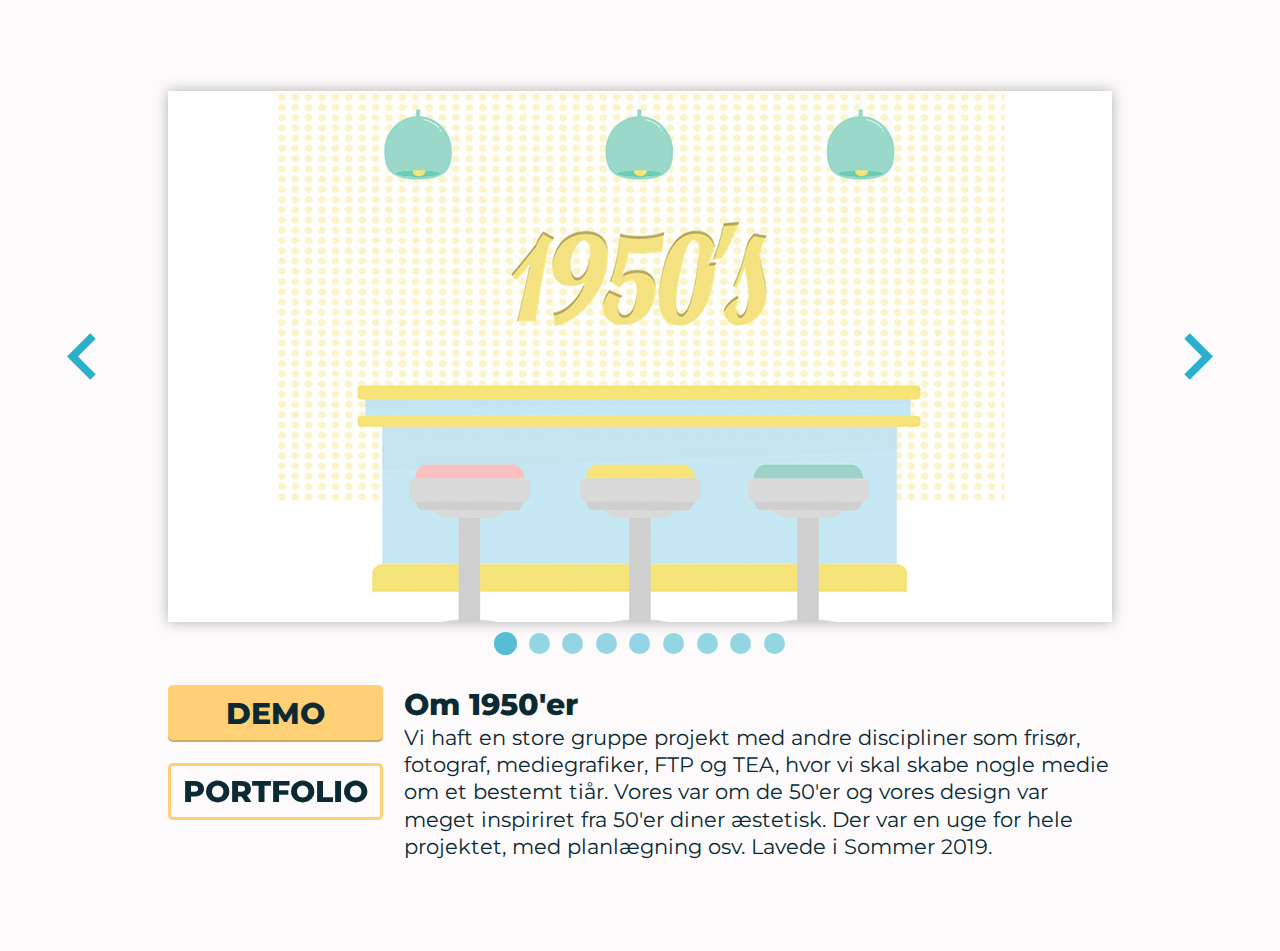
<file: project.html>
<!DOCTYPE html>
<html lang="da">
  <head>
    <meta charset="UTF-8" />
    <meta name="viewport" content="width=device-width, initial-scale=1.0" />
    <meta http-equiv="X-UA-Compatible" content="ie=edge" />

    <!-- Meta tags like title, description, tags etc. -->
    <title>Portfolio | Isabella Broch</title>

    <!-- Resources like fonts/icons, jquery -->
    <link
      href="https://fonts.googleapis.com/css?family=Montserrat:400,400i,500,500i,700,700i&display=swap"
      rel="stylesheet"
    />
    <!-- Monstserrat font -->

    <script src="scripts/script.js" defer></script>
    <!-- Own script -->

    <!-- CSS stylesheet -->
    <link rel="stylesheet" href="css/newstyle.css" />
  </head>

  <body>
    <div class="section section--p" id="project">
      <div class="content content--p">
        <!-- arrow left
      arrow right

      img

      dots

      links > Demo, back to forside
      project title
      description -->

        <div class="project--container--wrapper">
          <div class="project--absolute">
            <button class="arrow arrow-left">
              <svg xmlns="http://www.w3.org/2000/svg" viewbox="0 0 24 24">
                <path
                  d="M7.41 8.59L12 13.17l4.59-4.58L18 10l-6 6-6-6 1.41-1.41z"
                />
                <path fill="none" d="M0 0h24v24H0V0z" />
              </svg>
            </button>

            <button class="arrow arrow-right">
              <svg xmlns="http://www.w3.org/2000/svg" viewbox="0 0 24 24">
                <path
                  d="M7.41 8.59L12 13.17l4.59-4.58L18 10l-6 6-6-6 1.41-1.41z"
                />
                <path fill="none" d="M0 0h24v24H0V0z" />
              </svg>
            </button>

            <ul class="dot-wrapper">
              <li class="dot active"></li>
              <li class="dot"></li>
              <li class="dot"></li>
              <li class="dot"></li>
              <li class="dot"></li>
              <li class="dot"></li>
              <li class="dot"></li>
              <li class="dot"></li>
              <li class="dot"></li>
            </ul>
          </div>

          <div
            class="project--container"
            style="transform: translateX(calc((100% + 1rem) * 0));"
          >
            <section id="project1" class="project">
              <div class="project--image-wrapper">
                <img
                  src="resources/project-1950.jpg"
                  alt=""
                  class="project--image"
                />
              </div>
              <div class="project--text">
                <h1 class="project--name">Om 1950'er</h1>
                <div class="project--description">
                  <p>
                    Vi haft en store gruppe projekt med andre discipliner som
                    frisør, fotograf, mediegrafiker, FTP og TEA, hvor vi skal
                    skabe nogle medie om et bestemt tiår. Vores var om de 50'er
                    og vores design var meget inspiriret fra 50'er diner
                    æstetisk. Der var en uge for hele projektet, med planlægning
                    osv. Lavede i Sommer 2019.
                  </p>
                </div>
              </div>
              <div class="project--links">
                <a
                  href="http://grafisk.nextkbh.dk/elever/isab7099/nextweek/"
                  target="blank"
                  class="project--link cta"
                  >Demo</a
                ><a href="./#mit_arbejde" class="project--link cta secondary"
                  >Portfolio</a
                >
              </div>
            </section>
            <section id="project2" class="project">
              <div class="project--image-wrapper">
                <img
                  src="resources/project-omv.jpg"
                  alt=""
                  class="project--image"
                />
              </div>
              <div class="project--text">
                <h1 class="project--name">Om Verden</h1>
                <div class="project--description">
                  <p>
                    En samarbejdelse med NEXT's mediegrafiker elever. De skulle
                    lave en kampagne produkt og en design til websiden. Vi haft
                    en uge for kodning. Lavede i Forår 2019.
                  </p>
                </div>
              </div>
              <div class="project--links">
                <a
                  href="http://grafisk.nextkbh.dk/elever/isab7099/omv/"
                  target="blank"
                  class="project--link cta"
                  >Demo</a
                ><a href="./#mit_arbejde" class="project--link cta secondary"
                  >Portfolio</a
                >
              </div>
            </section>
            <section id="project3" class="project">
              <div class="project--image-wrapper">
                <img
                  src="resources/project-moa.jpg"
                  alt=""
                  class="project--image"
                />
              </div>
              <div class="project--text">
                <h1 class="project--name">Moana Fanside</h1>
                <div class="project--description">
                  <p>
                    Vi skulle lave en fanside om en film vi selv bestemmer. Jeg
                    valgt Moana med ideen at siden var primært marketing til
                    yngre piger. Der var lidt under 2 uge til design og kode.
                    Lavede i Forår 2019.
                  </p>
                </div>
              </div>
              <div class="project--links">
                <a
                  href="http://grafisk.nextkbh.dk/elever/isab7099/moana/"
                  target="blank"
                  class="project--link cta"
                  >Demo</a
                ><a href="./#mit_arbejde" class="project--link cta secondary"
                  >Portfolio</a
                >
              </div>
            </section>
            <section id="project4" class="project">
              <div class="project--image-wrapper">
                <img
                  src="resources/project-krig.jpg"
                  alt=""
                  class="project--image"
                />
              </div>
              <div class="project--text">
                <h1 class="project--name">Krigsmuseet</h1>
                <div class="project--description">
                  <p>
                    En projekt fra min mediegrafiker grundforløbet, hvor vi skal
                    design og udvikle en plakat og mobil-webside til
                    Krigsmuseet. Lavede i Sommer 2018.
                  </p>
                </div>
              </div>
              <div class="project--links">
                <a
                  href="http://grafisk.nextkbh.dk/elever/isab7099/krigsmuseet/"
                  target="blank"
                  class="project--link cta"
                  >Demo</a
                ><a href="./#mit_arbejde" class="project--link cta secondary"
                  >Portfolio</a
                >
              </div>
            </section>
            <section id="project5" class="project">
              <div class="project--image-wrapper">
                <img
                  src="resources/project-ng.jpg"
                  alt=""
                  class="project--image"
                />
              </div>
              <div class="project--text">
                <h1 class="project--name">National Graphic</h1>
                <div class="project--description">
                  <p>
                    En projekt fra min mediegrafiker grundforløbet, hvor vi
                    designer en avis og webside til avisen. Ingen af de skrivet
                    content er min. Lavede i Efterår 2018.
                  </p>
                </div>
              </div>
              <div class="project--links">
                <a
                  href="http://grafisk.nextkbh.dk/elever/isab7099/thenationalgraphic/"
                  target="blank"
                  class="project--link cta"
                  >Demo</a
                ><a href="./#mit_arbejde" class="project--link cta secondary"
                  >Portfolio</a
                >
              </div>
            </section>
            <section id="project6" class="project">
              <div class="project--image-wrapper">
                <img
                  src="resources/project-rfa.jpg"
                  alt=""
                  class="project--image"
                />
              </div>
              <div class="project--text">
                <h1 class="project--name">RFA Party</h1>
                <div class="project--description">
                  <p>
                    En mockup og design af invitering til en fest hostet af
                    'RFA'. Inspirationen var zodiac og astrologi. Lavede i
                    Winter 2016.
                  </p>
                </div>
              </div>
              <div class="project--links">
                <a href="" target="blank" class="project--link cta disabled"
                  >N/A</a
                ><a href="./#mit_arbejde" class="project--link cta secondary"
                  >Portfolio</a
                >
              </div>
            </section>
            <section id="project7" class="project">
              <div class="project--image-wrapper">
                <img
                  src="resources/project-mg.jpg"
                  alt=""
                  class="project--image"
                />
              </div>
              <div class="project--text">
                <h1 class="project--name">Mediegrafiker Exam</h1>
                <div class="project--description">
                  <p>
                    Min exam til mediegrafiker grundforløb som er bestået. Vi
                    skulle, udover andre ting, design en reklame til
                    Superbowlen. Vi skulle også tage en magasin design og laver
                    det i inDesign til print, med hensyn til farve-korrigering,
                    typografi, osv. Lavede i Winter 2018.
                  </p>
                </div>
              </div>
              <div class="project--links">
                <a href="" target="blank" class="project--link cta disabled"
                  >N/A</a
                ><a href="./#mit_arbejde" class="project--link cta secondary"
                  >Portfolio</a
                >
              </div>
            </section>
            <section id="project8" class="project">
              <div class="project--image-wrapper">
                <img
                  src="resources/project-hundeluft.jpg"
                  alt=""
                  class="project--image"
                />
              </div>
              <div class="project--text">
                <h1 class="project--name">Hundelufter Reklame</h1>
                <div class="project--description">
                  <p>
                    En reklame jeg selve designede og printede ud til
                    fritidsarbejde som hundelufter når jeg var unge. Lavede i
                    Winter 2017.
                  </p>
                </div>
              </div>
              <div class="project--links">
                <a href="" target="blank" class="project--link cta disabled"
                  >N/A</a
                ><a href="./#mit_arbejde" class="project--link cta secondary"
                  >Portfolio</a
                >
              </div>
            </section>
            <section id="project9" class="project">
              <div class="project--image-wrapper">
                <img
                  src="resources/components.jpg"
                  alt=""
                  class="project--image"
                />
              </div>
              <div class="project--text">
                <h1 class="project--name">React Components</h1>
                <div class="project--description">
                  <p>
                    Et opgave fra mit tid i Webudvikler Hovedforløb. Der
                    udvikles componenter med React framework, udefter en
                    førbestemt design.
                  </p>
                </div>
              </div>
              <div class="project--links">
                <a
                  href="https://rts-components.netlify.app/"
                  target="blank"
                  class="project--link cta"
                  >Demo</a
                ><a href="./#mit_arbejde" class="project--link cta secondary"
                  >Portfolio</a
                >
              </div>
            </section>
          </div>
        </div>
      </div>
    </div>
  </body>
</html>
</file>
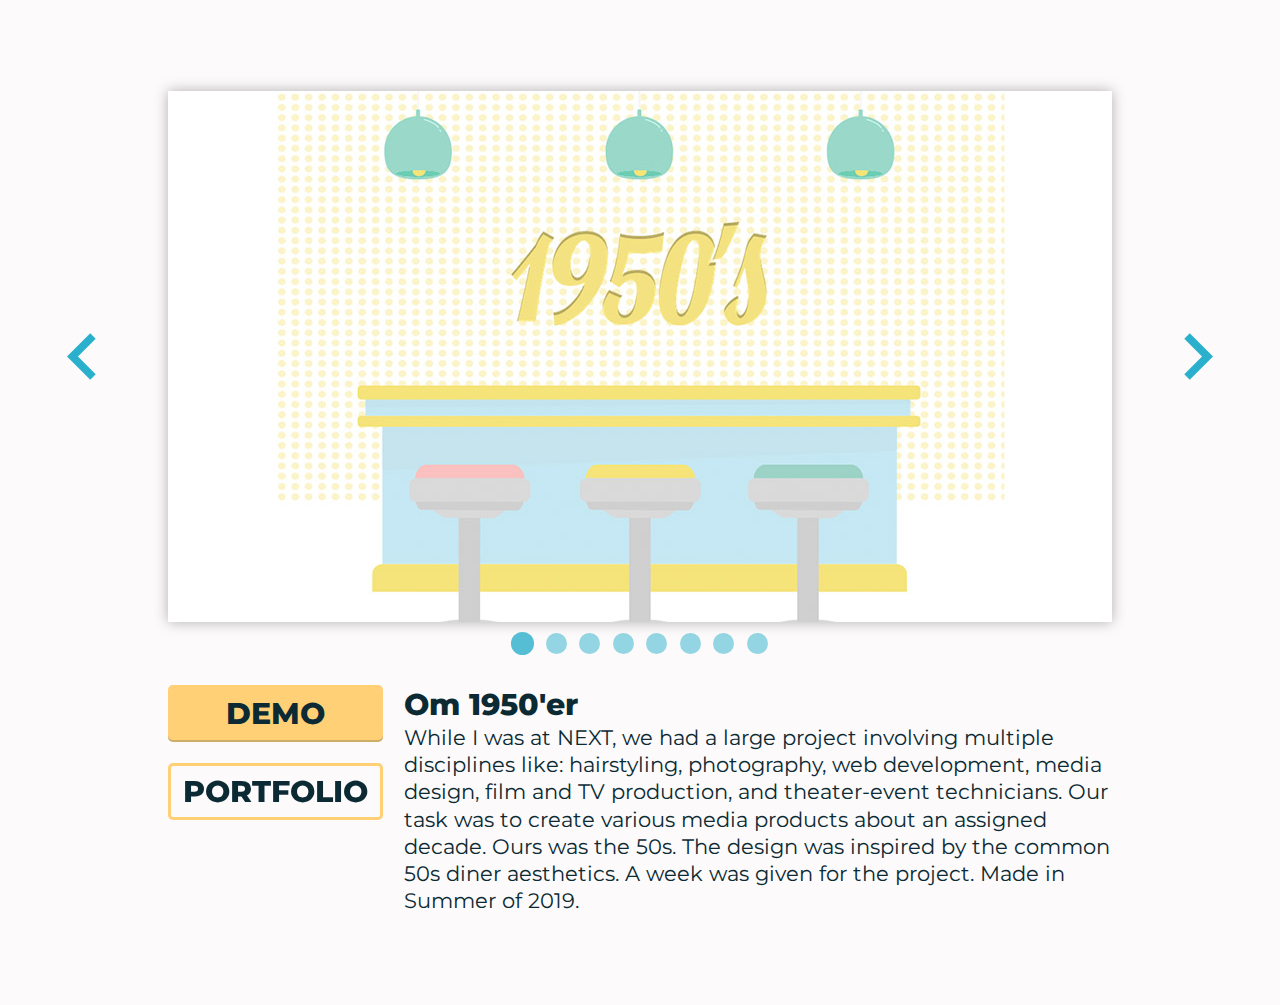
<file: en/project.html>
<!DOCTYPE html>
<html lang="en">

<head>
  <meta charset="UTF-8">
  <meta name="viewport" content="width=device-width, initial-scale=1.0">
  <meta http-equiv="X-UA-Compatible" content="ie=edge">

  <!-- Meta tags like title, description, tags etc. -->
  <title>Portfolio | Isabella Broch</title>

  <!-- Resources like fonts/icons, jquery -->
  <link href="https://fonts.googleapis.com/css?family=Montserrat:400,400i,500,500i,700,700i&display=swap" rel="stylesheet"> <!-- Monstserrat font -->

  <script src="/scripts/script.js" defer></script> <!-- Own script -->

  <!-- CSS stylesheet -->
  <link rel="stylesheet" href="/css/newstyle.css">
</head>

<body>
  <div class="section section--p" id="project">
    <div class="content content--p">
      <!-- arrow left
      arrow right

      img

      dots

      links > Demo, back to forside
      project title
      description -->

      <div class="project--container--wrapper">

        <div class="project--absolute">
          <button class="arrow arrow-left">
            <svg xmlns="http://www.w3.org/2000/svg" viewbox="0 0 24 24">
              <path d="M7.41 8.59L12 13.17l4.59-4.58L18 10l-6 6-6-6 1.41-1.41z" />
              <path fill="none" d="M0 0h24v24H0V0z" /></svg>
          </button>

          <button class="arrow arrow-right">
            <svg xmlns="http://www.w3.org/2000/svg" viewbox="0 0 24 24">
              <path d="M7.41 8.59L12 13.17l4.59-4.58L18 10l-6 6-6-6 1.41-1.41z" />
              <path fill="none" d="M0 0h24v24H0V0z" /></svg>
          </button>

          <ul class="dot-wrapper">
            <li class="dot active"></li>
            <li class="dot"></li>
            <li class="dot"></li>
            <li class="dot"></li>
            <li class="dot"></li>
            <li class="dot"></li>
            <li class="dot"></li>
            <li class="dot"></li>
          </ul>
        </div>

        <div class="project--container" style="transform: translateX(calc((100% + 1rem) * 0));">

          <section id="project1" class="project">
            <div class="project--image-wrapper"><img src="/resources/project-1950.jpg" alt="" class="project--image"></div>
            <div class="project--text">
              <h1 class="project--name">Om 1950'er</h1>
              <div class="project--description">
                <p>
                  While I was at NEXT, we had a large project involving multiple disciplines like: hairstyling, photography, web development, media design, film and TV production, and theater-event technicians. Our task was to create various media products about an assigned decade. Ours was the 50s. The design was inspired by the common 50s diner aesthetics. A week was given for the project. Made in Summer of 2019.</p>
              </div>
            </div>
            <div class="project--links"><a href="http://grafisk.nextkbh.dk/elever/isab7099/nextweek/" target="blank" class="project--link cta">Demo</a><a href="./#mit_arbejde" class="project--link cta secondary">Portfolio</a></div>
          </section>
          <section id="project2" class="project">
            <div class="project--image-wrapper"><img src="/resources/project-omv.jpg" alt="" class="project--image"></div>
            <div class="project--text">
              <h1 class="project--name">Om Verden</h1>
              <div class="project--description">
                <p>
                  A collaboration project with the media design students of NEXT Copenhagen. They created a website design that we then had one week to code. My client created an e-commerce site for Easter products. Made in Spring of 2019.</p>
              </div>
            </div>
            <div class="project--links"><a href="http://grafisk.nextkbh.dk/elever/isab7099/omv/" target="blank" class="project--link cta">Demo</a><a href="./#mit_arbejde" class="project--link cta secondary">Portfolio</a></div>
          </section>
          <section id="project3" class="project">
            <div class="project--image-wrapper"><img src="/resources/project-moa.jpg" alt="" class="project--image"></div>
            <div class="project--text">
              <h1 class="project--name">Moana Fanside</h1>
              <div class="project--description">
                <p>
                  As part of our studies, we had to create a fansite about any film we choose. I designed and coded a site based on the Disney film Moana, with the premise that the site would be focused on marketing for younger girls. There was 10 days given to design and code the site. Made in Spring of 2019.
                  </p>
              </div>
            </div>
            <div class="project--links"><a href="http://grafisk.nextkbh.dk/elever/isab7099/moana/" target="blank" class="project--link cta">Demo</a><a href="./#mit_arbejde" class="project--link cta secondary">Portfolio</a></div>
          </section>
          <section id="project4" class="project">
            <div class="project--image-wrapper"><img src="/resources/project-krig.jpg" alt="" class="project--image"></div>
            <div class="project--text">
              <h1 class="project--name">Krigsmuseet</h1>
              <div class="project--description">
                <p>
                  A project from my media design course. We had to design and develop a poster and a mobile website for Denmark's Krigsmuseet (War Museum). Made in Summer of 2018.
                </p>

              </div>
            </div>
            <div class="project--links"><a href="http://grafisk.nextkbh.dk/elever/isab7099/krigsmuseet/" target="blank" class="project--link cta">Demo</a><a href="./#mit_arbejde" class="project--link cta secondary">Portfolio</a></div>
          </section>
          <section id="project5" class="project">
            <div class="project--image-wrapper"><img src="/resources/project-ng.jpg" alt="" class="project--image"></div>
            <div class="project--text">
              <h1 class="project--name">National Graphic</h1>
              <div class="project--description">
                <p>
                  A project from my media design course. We had to design a newspaper and devlop a website for it as well. None of the written content is ours. Made in Fall of 2018.
                </p>
              </div>
            </div>
            <div class="project--links"><a href="http://grafisk.nextkbh.dk/elever/isab7099/thenationalgraphic/" target="blank" class="project--link cta">Demo</a><a href="./#mit_arbejde" class="project--link cta secondary">Portfolio</a></div>
          </section>
          <section id="project6" class="project">
            <div class="project--image-wrapper"><img src="/resources/project-rfa.jpg" alt="" class="project--image"></div>
            <div class="project--text">
              <h1 class="project--name">RFA Party</h1>
              <div class="project--description">
                <p>
                  A personal project. This is a mockup and design for an invitation to a party hosted by the 'RFA'. The party was themed around astrology. Made in Winter of 2016.
                </p>
              </div>
            </div>
            <div class="project--links"><a href="" target="blank" class="project--link cta disabled">N/A</a><a href="./#mit_arbejde" class="project--link cta secondary">Portfolio</a></div>
          </section>
          <section id="project7" class="project">
            <div class="project--image-wrapper"><img src="/resources/project-mg.jpg" alt="" class="project--image"></div>
            <div class="project--text">
              <h1 class="project--name">Mediegrafiker Exam</h1>
              <div class="project--description">
                <p>
                  A part of the final exam of my media design course. One of the tasks was to design an advertisement for the 'Super Bowl', using only the images given with the project. Made in Winter of 2018.
                </p>

              </div>
            </div>
            <div class="project--links"><a href="" target="blank" class="project--link cta disabled">N/A</a><a href="./#mit_arbejde" class="project--link cta secondary">Portfolio</a></div>
          </section>
          <section id="project8" class="project">
            <div class="project--image-wrapper"><img src="/resources/project-hundeluft.jpg" alt="" class="project--image"></div>
            <div class="project--text">
              <h1 class="project--name">Hundelufter Reklame</h1>
              <div class="project--description">
                <p>
                  An advertisement I designed and printed when I was looking for some parttime work as a dog walker when I was younger. Made in Winter of 2017.
                </p>
              </div>
            </div>
            <div class="project--links"><a href="" target="blank" class="project--link cta disabled">N/A</a><a href="./#mit_arbejde" class="project--link cta secondary">Portfolio</a></div>
          </section>

        </div>
      </div>

    </div>
  </div>
</body>

</html>
</file>
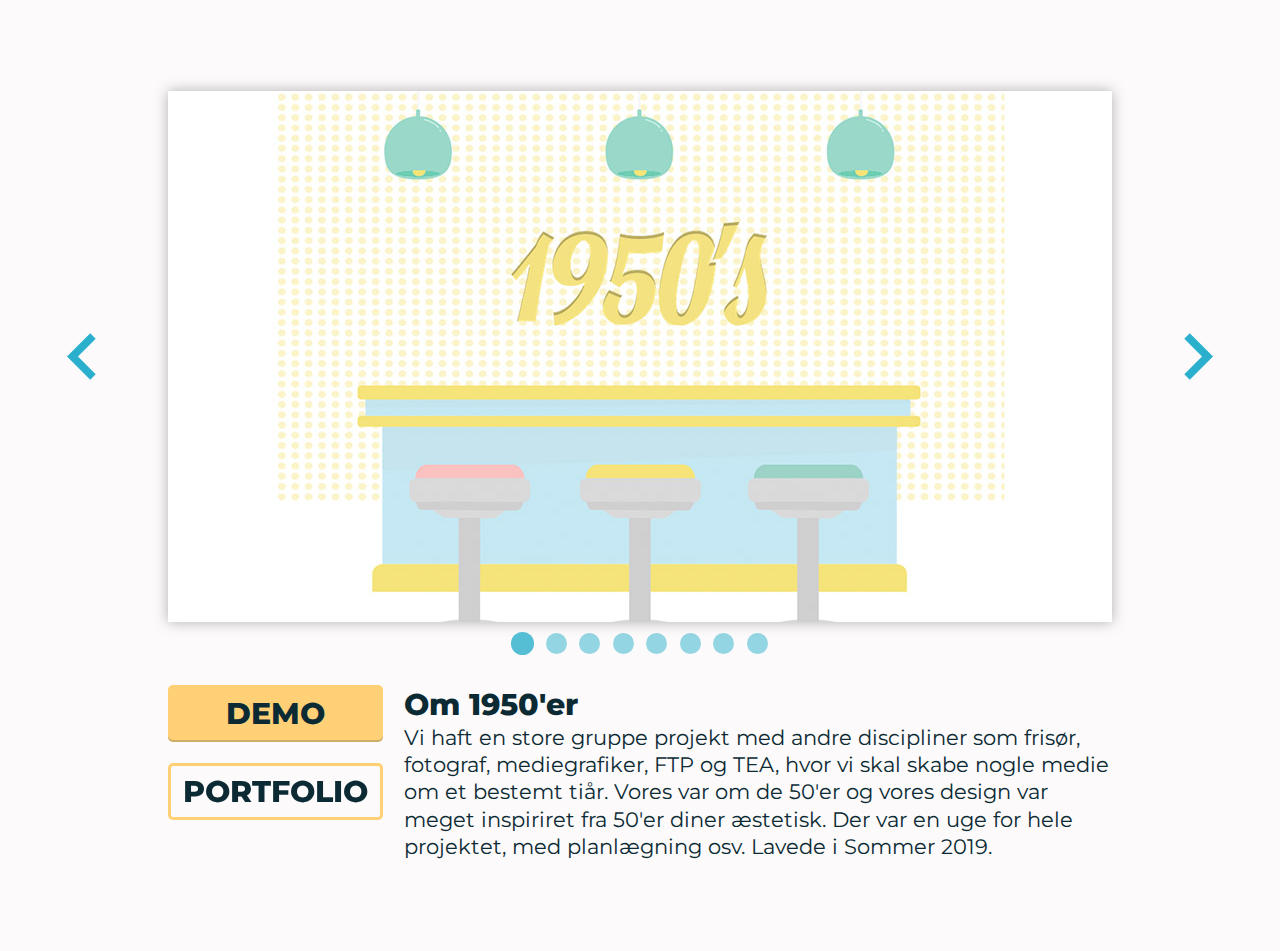
<file: site/project.html>
<!DOCTYPE html>
<html lang="da">

<head>
  <meta charset="UTF-8">
  <meta name="viewport" content="width=device-width, initial-scale=1.0">
  <meta http-equiv="X-UA-Compatible" content="ie=edge">

  <!-- Meta tags like title, description, tags etc. -->
  <title>Portfolio | Isabella Broch</title>

  <!-- Resources like fonts/icons, jquery -->
  <link href="https://fonts.googleapis.com/css?family=Montserrat:400,400i,500,500i,700,700i&display=swap" rel="stylesheet"> <!-- Monstserrat font -->

  <script src="scripts/script.js" defer></script> <!-- Own script -->

  <!-- CSS stylesheet -->
  <link rel="stylesheet" href="css/newstyle.css">
</head>

<body>
  <div class="section section--p" id="project">
    <div class="content content--p">
      <!-- arrow left
      arrow right

      img

      dots

      links > Demo, back to forside
      project title
      description -->

      <div class="project--container--wrapper">

        <div class="project--absolute">
          <button class="arrow arrow-left">
            <svg xmlns="http://www.w3.org/2000/svg" viewbox="0 0 24 24">
              <path d="M7.41 8.59L12 13.17l4.59-4.58L18 10l-6 6-6-6 1.41-1.41z" />
              <path fill="none" d="M0 0h24v24H0V0z" /></svg>
          </button>

          <button class="arrow arrow-right">
            <svg xmlns="http://www.w3.org/2000/svg" viewbox="0 0 24 24">
              <path d="M7.41 8.59L12 13.17l4.59-4.58L18 10l-6 6-6-6 1.41-1.41z" />
              <path fill="none" d="M0 0h24v24H0V0z" /></svg>
          </button>

          <ul class="dot-wrapper">
            <li class="dot active"></li>
            <li class="dot"></li>
            <li class="dot"></li>
            <li class="dot"></li>
            <li class="dot"></li>
            <li class="dot"></li>
            <li class="dot"></li>
            <li class="dot"></li>
          </ul>
        </div>

        <div class="project--container" style="transform: translateX(calc((100% + 1rem) * 0));">

          <section id="project1" class="project">
            <div class="project--image-wrapper"><img src="resources/project-1950.jpg" alt="" class="project--image"></div>
            <div class="project--text">
              <h1 class="project--name">Om 1950'er</h1>
              <div class="project--description">
                <p>Vi haft en store gruppe projekt med andre discipliner som frisør, fotograf, mediegrafiker, FTP og TEA, hvor vi skal skabe nogle medie om et bestemt tiår. Vores var om de 50'er og vores design var meget inspiriret fra 50'er diner æstetisk. Der var en uge for hele projektet, med planlægning osv. Lavede i Sommer 2019.</p>
              </div>
            </div>
            <div class="project--links"><a href="http://grafisk.nextkbh.dk/elever/isab7099/nextweek/" target="blank" class="project--link cta">Demo</a><a href="./#mit_arbejde" class="project--link cta secondary">Portfolio</a></div>
          </section>
          <section id="project2" class="project">
            <div class="project--image-wrapper"><img src="resources/project-omv.jpg" alt="" class="project--image"></div>
            <div class="project--text">
              <h1 class="project--name">Om Verden</h1>
              <div class="project--description">
                <p>En samarbejdelse med NEXT's mediegrafiker elever. De skulle lave en kampagne produkt og en design til websiden. Vi haft en uge for kodning. Lavede i Forår 2019.</p>
              </div>
            </div>
            <div class="project--links"><a href="http://grafisk.nextkbh.dk/elever/isab7099/omv/" target="blank" class="project--link cta">Demo</a><a href="./#mit_arbejde" class="project--link cta secondary">Portfolio</a></div>
          </section>
          <section id="project3" class="project">
            <div class="project--image-wrapper"><img src="resources/project-moa.jpg" alt="" class="project--image"></div>
            <div class="project--text">
              <h1 class="project--name">Moana Fanside</h1>
              <div class="project--description">
                <p>Vi skulle lave en fanside om en film vi selv bestemmer. Jeg valgt Moana med ideen at siden var primært marketing til yngre piger. Der var lidt under 2 uge til design og kode. Lavede i Forår 2019.</p>
              </div>
            </div>
            <div class="project--links"><a href="http://grafisk.nextkbh.dk/elever/isab7099/moana/" target="blank" class="project--link cta">Demo</a><a href="./#mit_arbejde" class="project--link cta secondary">Portfolio</a></div>
          </section>
          <section id="project4" class="project">
            <div class="project--image-wrapper"><img src="resources/project-krig.jpg" alt="" class="project--image"></div>
            <div class="project--text">
              <h1 class="project--name">Krigsmuseet</h1>
              <div class="project--description">
                <p>En projekt fra min mediegrafiker grundforløbet, hvor vi skal design og udvikle en plakat og mobil-webside til Krigsmuseet. Lavede i Sommer 2018.</p>
              </div>
            </div>
            <div class="project--links"><a href="http://grafisk.nextkbh.dk/elever/isab7099/krigsmuseet/" target="blank" class="project--link cta">Demo</a><a href="./#mit_arbejde" class="project--link cta secondary">Portfolio</a></div>
          </section>
          <section id="project5" class="project">
            <div class="project--image-wrapper"><img src="resources/project-ng.jpg" alt="" class="project--image"></div>
            <div class="project--text">
              <h1 class="project--name">National Graphic</h1>
              <div class="project--description">
                <p>En projekt fra min mediegrafiker grundforløbet, hvor vi designer en avis og webside til avisen. Ingen af de skrivet content er min. Lavede i Efterår 2018.</p>
              </div>
            </div>
            <div class="project--links"><a href="http://grafisk.nextkbh.dk/elever/isab7099/thenationalgraphic/" target="blank" class="project--link cta">Demo</a><a href="./#mit_arbejde" class="project--link cta secondary">Portfolio</a></div>
          </section>
          <section id="project6" class="project">
            <div class="project--image-wrapper"><img src="resources/project-rfa.jpg" alt="" class="project--image"></div>
            <div class="project--text">
              <h1 class="project--name">RFA Party</h1>
              <div class="project--description">
                <p>En mockup og design af invitering til en fest hostet af 'RFA'. Inspirationen var zodiac og astrologi. Lavede i Winter 2016.</p>
              </div>
            </div>
            <div class="project--links"><a href="" target="blank" class="project--link cta disabled">N/A</a><a href="./#mit_arbejde" class="project--link cta secondary">Portfolio</a></div>
          </section>
          <section id="project7" class="project">
            <div class="project--image-wrapper"><img src="resources/project-mg.jpg" alt="" class="project--image"></div>
            <div class="project--text">
              <h1 class="project--name">Mediegrafiker Exam</h1>
              <div class="project--description">
                <p>Min exam til mediegrafiker grundforløb som er bestået. Vi skulle, udover andre ting, design en reklame til Superbowlen. Vi skulle også tage en magasin design og laver det i inDesign til print, med hensyn til farve-korrigering, typografi, osv. Lavede i Winter 2018.</p>
              </div>
            </div>
            <div class="project--links"><a href="" target="blank" class="project--link cta disabled">N/A</a><a href="./#mit_arbejde" class="project--link cta secondary">Portfolio</a></div>
          </section>
          <section id="project8" class="project">
            <div class="project--image-wrapper"><img src="resources/project-hundeluft.jpg" alt="" class="project--image"></div>
            <div class="project--text">
              <h1 class="project--name">Hundelufter Reklame</h1>
              <div class="project--description">
                <p>En reklame jeg selve designede og printede ud til fritidsarbejde som hundelufter når jeg var unge. Lavede i Winter 2017.</p>
              </div>
            </div>
            <div class="project--links"><a href="" target="blank" class="project--link cta disabled">N/A</a><a href="./#mit_arbejde" class="project--link cta secondary">Portfolio</a></div>
          </section>

        </div>
      </div>

    </div>
  </div>
</body>

</html>
</file>
<file: css/newstyle.css>
/* resetting styles */
/* http://meyerweb.com/eric/tools/css/reset/
   v2.0 | 20110126
   License: none (public domain)
*/
html,
body,
div,
span,
applet,
object,
iframe,
h1,
h2,
h3,
h4,
h5,
h6,
p,
blockquote,
pre,
a,
abbr,
acronym,
address,
big,
cite,
code,
del,
dfn,
em,
img,
ins,
kbd,
q,
s,
samp,
small,
strike,
strong,
sub,
sup,
tt,
var,
b,
u,
i,
center,
dl,
dt,
dd,
ol,
ul,
li,
fieldset,
form,
label,
legend,
table,
caption,
tbody,
tfoot,
thead,
tr,
th,
td,
article,
aside,
canvas,
details,
embed,
figure,
figcaption,
footer,
header,
hgroup,
menu,
nav,
output,
ruby,
section,
summary,
time,
mark,
audio,
video {
  margin: 0;
  padding: 0;
  border: 0;
  font-size: 100%;
  font: inherit;
  vertical-align: baseline;
}

/* HTML5 display-role reset for older browsers */
article,
aside,
details,
figcaption,
figure,
footer,
header,
hgroup,
menu,
nav,
section {
  display: block;
}

body {
  line-height: 1;
}

ol,
ul {
  list-style: none;
}

blockquote,
q {
  quotes: none;
}

blockquote:before,
blockquote:after,
q:before,
q:after {
  content: '';
  content: none;
}

table {
  border-collapse: collapse;
  border-spacing: 0;
}

/* Own resets */
* {
  -webkit-box-sizing: inherit;
  box-sizing: inherit;
}

body,
html {
  -webkit-box-sizing: border-box;
  box-sizing: border-box;
}

a {
  text-decoration: none;
}

button {
  cursor: pointer;
  outline: none;
  border: none;
}

/* No horizontal scrolling issues, smooth scrolling on in page links */
html {
  overflow-x: hidden;
  scroll-behavior: smooth;
}

/* Variables */
:root {
  /* Variable: colors */
  --cwhite: #fcfafa;
  --cblack: #0b2a34;
  --cblue: #2aafcc;
  --cyellow: #ffd075;
  /* Variable: fonts */
  font-family: 'Montserrat', sans-serif;
  font-weight: 400;
  color: var(--cblack);
  /* Variable: border radius */
  --bradius: 5px;
}

@media (max-width: 829px) {
  :root {
    font-size: 12px;
    --fdefault: 1.33rem;
    --fbutton: 1.5rem;
    --fheader: 2rem;
    --fsubheader: 1.5rem;
    --ftitle: 2rem;
    --fsubtitle: 2rem;
    --fmenu: 2.5rem;
    --fskill: 1rem;
  }
}

@media (min-width: 830px) {
  :root {
    font-size: 21px;
    --fdefault: 1rem;
    --fbutton: 1.43rem;
    --fheader: 2.24rem;
    --fsubheader: 1.43rem;
    --ftitle: 2.24rem;
    --fsubtitle: 1.29rem;
    --fmenu: 1rem;
    --fskill: 0.8rem;
  }
}

/* Site background */
html {
  background: var(--cwhite);
  overflow-y: scroll;
}

.wrapper {
  position: relative;
}

body {
  max-width: 1200px;
  margin: 50px auto;
  display: -ms-grid;
  display: grid;
  line-height: 1.3;
  position: relative;
}

p {
  font-size: var(--fdefault);
}

/* Hover effects */
a,
button {
  -webkit-font-smoothing: subpixel-antialiased;
  -webkit-transform: translateZ(0);
  transform: translateZ(0);
  -webkit-backface-visibility: hidden;
  backface-visibility: hidden;
  -webkit-transition: -webkit-transform 0.2s, -webkit-filter 0.2s;
  transition: -webkit-transform 0.2s, -webkit-filter 0.2s;
  transition: transform 0.2s, filter 0.2s;
  transition: transform 0.2s, filter 0.2s, -webkit-transform 0.2s, -webkit-filter 0.2s;
}

a:hover,
button:hover {
  -webkit-transform: scale(1.05);
  transform: scale(1.05);
  -webkit-filter: brightness(1.05);
  filter: brightness(1.05);
}

a:active,
a:focus,
button:active,
button:focus {
  -webkit-transform: scale(0.95);
  transform: scale(0.95);
  -webkit-filter: brightness(0.95);
  filter: brightness(0.95);
}

/* Sections */
.section {
  margin: 45px 10px 0;
  display: -ms-grid;
  display: grid;
  -ms-grid-columns: 1fr 10fr 1fr;
  grid-template-columns: 1fr 10fr 1fr;
  grid-template-areas: "h h h"". c .";
}

.section--h {
  grid-template-areas: "c c c";
}

@media (max-width: 829px) {
  .section--h {
    height: 90vh;
  }
}

.header {
  -ms-grid-row: 1;
  -ms-grid-column: 1;
  -ms-grid-column-span: 3;
  grid-area: h;
}

.content {
  -ms-grid-row: 1;
  -ms-grid-column: 1;
  -ms-grid-column-span: 3;
  grid-area: c;
}

/* Headers and subheaders */
.header {
  font-size: var(--fheader);
  font-weight: 800;
  color: var(--cblue);
  text-transform: uppercase;
}

.header::before {
  content: '<!-- ';
}

.header::after {
  content: ' -->';
}

.subheader {
  font-size: var(--fsubheader);
  font-weight: 800;
  color: var(--cblue);
  text-transform: uppercase;
}

.subheader.--d-right {
  text-align: right;
  padding-right: 0.1em;
}

.subheader.--m-right {
  text-align: right;
  padding-right: 0.1em;
}

/* Titles and subtitles */
.title {
  font-size: var(--ftitle);
  font-weight: 800;
  color: var(--cblack);
  text-transform: lowercase;
}

.subtitle {
  font-size: var(--fsubtitle);
  font-weight: 500;
  color: var(--cblue);
  text-transform: lowercase;
}

/* Call to action button */
.cta {
  width: 100%;
  white-space: nowrap;
  background: var(--cyellow);
  justify-self: center;
  display: -webkit-box;
  display: -ms-flexbox;
  display: flex;
  -webkit-box-pack: center;
  -ms-flex-pack: center;
  justify-content: center;
  -webkit-box-align: center;
  -ms-flex-align: center;
  align-items: center;
  border-radius: var(--bradius);
  font-size: var(--fbutton);
  font-weight: 800;
  color: var(--cblack);
  text-transform: uppercase;
  -webkit-box-shadow: inset 0px -2px 0px rgba(11, 42, 52, 0.2);
  box-shadow: inset 0px -2px 0px rgba(11, 42, 52, 0.2);
}

@media (max-width: 829px) {
  .cta {
    padding: 1em 0.5em;
  }
}

@media (min-width: 830px) {
  .cta {
    padding: 0.3em 0.5em;
  }
}

.cta--blue {
  background: var(--cblue);
  font-size: var(--fbutton);
  font-weight: 500;
  color: var(--cwhite);
}

.cta--blue:hover {
  -webkit-transform: scale(1.01);
  transform: scale(1.01);
}

.cta--blue:active,
.cta--blue:focus {
  -webkit-transform: scale(0.98);
  transform: scale(0.98);
}

.cta.disabled {
  opacity: 0.2;
  cursor: not-allowed;
}

.cta.disabled:hover,
.cta.disabled:active,
.cta.disabled:focus {
  -webkit-transform: scale(1);
  transform: scale(1);
  -webkit-filter: brightness(1);
  filter: brightness(1);
}

/* Links */
.link {
  font-size: var(--fdefault);
  font-weight: 500;
  color: var(--cblack);
}

.link svg {
  fill: var(--cblue);
}

.link--icon-text {
  display: -ms-grid;
  display: grid;
  margin: 0.75em 0;
  -ms-grid-columns: (max-content)[2];
  grid-template-columns: repeat(2, -webkit-max-content);
  grid-template-columns: repeat(2, max-content);
  -webkit-box-align: center;
  -ms-flex-align: center;
  align-items: center;
  grid-gap: 10px;
  -webkit-transform-origin: left;
  transform-origin: left;
}

.link--icon-text svg {
  width: 1.5em;
  height: 1.5em;
}

/* Sections: content (does not include hero) */
.content {
  display: -ms-grid;
  display: grid;
  grid-gap: 0 25px;
  margin: 1em 0;
}

@media (max-width: 829px) {
  .content--h {
    -ms-grid-columns: 1fr;
    grid-template-columns: 1fr;
  }
}

@media (min-width: 830px) {
  .content--h {
    -ms-grid-columns: 4fr 7fr 1fr;
    grid-template-columns: 4fr 7fr 1fr;
    -ms-grid-rows: 1fr 1fr;
    grid-template-rows: 1fr 1fr;
  }
}

@media (min-width: 830px) {
  .content--om {
    -ms-grid-columns: (minmax(380px, 1fr))[auto-fit];
    grid-template-columns: repeat(auto-fit, minmax(380px, 1fr));
  }
}

@media (min-width: 830px) {
  .content--ma {
    -ms-grid-columns: minmax(180px, 2fr) 8fr;
    grid-template-columns: minmax(180px, 2fr) 8fr;
    -ms-grid-rows: max-content 1fr;
    grid-template-rows: -webkit-max-content 1fr;
    grid-template-rows: max-content 1fr;
  }
}

@media (min-width: 830px) {
  .content--k {
    -ms-grid-columns: 1fr 1fr;
    grid-template-columns: 1fr 1fr;
  }
}

.content--om p {
  margin: 0.5em 0;
}

.content--om p:last-child {
  margin-bottom: 1.25em;
}

/* Hero section start */
@media (max-width: 829px) {
  .content--h {
    grid-template: "image"1fr "title"1fr "cta"1fr;
  }
}

@media (min-width: 830px) {
  .content--h {
    grid-template-areas: "image title .""image cta .";
  }
}

.hero-image {
  grid-area: image;
}

.hero-1 {
  grid-area: title;
}

.hero-2 {
  grid-area: cta;
}

/* Animation for square */
@-webkit-keyframes spinningSquare {
  100% {
    -webkit-transform: rotate(135deg);
    transform: rotate(135deg);
  }
}

@keyframes spinningSquare {
  100% {
    -webkit-transform: rotate(135deg);
    transform: rotate(135deg);
  }
}

.hero-image {
  display: -ms-grid;
  display: grid;
  -webkit-box-align: center;
  -ms-flex-align: center;
  align-items: center;
  -webkit-box-pack: center;
  -ms-flex-pack: center;
  justify-content: center;
}

.hero-image--image {
  width: 100%;
  max-width: 100%;
}

.hero-image--wrapper {
  width: 90%;
  margin: 0 auto;
  -ms-grid-row: 1;
  -ms-grid-column: 1;
  grid-area: 1 / 1;
  position: relative;
  top: -3%;
}

.hero-image--square {
  width: 100%;
  height: 0;
  padding-top: 100%;
  background: var(--cblue);
  -ms-grid-row: 1;
  -ms-grid-column: 1;
  grid-area: 1 / 1;
  position: relative;
  z-index: -1;
  border-radius: var(--bradius);
  -webkit-transform: rotate(45deg);
  transform: rotate(45deg);
  -webkit-animation: spinningSquare 20s infinite linear;
  animation: spinningSquare 20s infinite linear;
}

.hero-1 {
  text-align: center;
}

@media (max-width: 829px) {
  .hero-1 {
    -ms-flex-item-align: center;
    -ms-grid-row-align: center;
    align-self: center;
  }
}

@media (min-width: 830px) {
  .hero-1 {
    -ms-flex-item-align: end;
    -ms-grid-row-align: end;
    align-self: end;
  }
}

.hero-2 {
  display: -webkit-box;
  display: -ms-flexbox;
  display: flex;
  -ms-flex-wrap: wrap;
  flex-wrap: wrap;
  -webkit-box-align: center;
  -ms-flex-align: center;
  align-items: center;
  text-align: right;
}

@media (max-width: 829px) {
  .hero-2 {
    -ms-flex-item-align: start;
    -ms-grid-row-align: start;
    align-self: start;
  }
}

@media (min-width: 830px) {
  .hero-2 {
    -ms-flex-item-align: center;
    -ms-grid-row-align: center;
    align-self: center;
  }
}

@media (max-width: 829px) {
  .hero-2 {
    margin: 0 auto;
    -webkit-box-orient: vertical;
    -webkit-box-direction: normal;
    -ms-flex-direction: column;
    flex-direction: column;
    text-align: center;
  }
}

.hero-cta,
.hero-extra {
  -webkit-box-flex: 1;
  -ms-flex: 1;
  flex: 1;
}

.hero-extra {
  padding: 5px 0;
}

@media (min-width: 830px) {
  .hero-extra {
    -webkit-box-ordinal-group: 2;
    -ms-flex-order: 1;
    order: 1;
    margin-right: 20px;
  }
}

@media (min-width: 830px) {
  .hero-cta {
    -webkit-box-ordinal-group: 3;
    -ms-flex-order: 2;
    order: 2;
  }
}

/* Hero section end */
/* Om mig section start */
.readmore--text {
  overflow: hidden;
  position: relative;
  max-height: 2000px;
  -webkit-transition: 1s;
  transition: 1s;
}

.readmore--text::after {
  content: '';
  display: block;
  bottom: 0;
  position: absolute;
  width: 100%;
  height: 30%;
  background: -webkit-gradient(linear, left top, left bottom, from(rgba(255, 255, 255, 0)), to(var(--cwhite)));
  background: linear-gradient(180deg, rgba(255, 255, 255, 0), var(--cwhite));
  opacity: 0;
  -webkit-transition: opacity 1s;
  transition: opacity 1s;
}

@media (max-width: 829px) {
  .readmore--text.hiding {
    max-height: 120px;
  }
}

@media (min-width: 830px) {
  .readmore--text.hiding {
    max-height: 80vh;
  }
}

.readmore--text.hiding::after {
  content: '';
  opacity: 1;
}

.readmore--button {
  background: none;
  overflow: hidden;
  width: 100%;
  text-align: center;
  margin-bottom: 3em;
}

.readmore--button--text {
  display: -webkit-inline-box;
  display: -ms-inline-flexbox;
  display: inline-flex;
  -webkit-box-align: center;
  -ms-flex-align: center;
  align-items: center;
  text-transform: lowercase;
  font-size: var(--fdefault);
  font-weight: 400;
  color: var(--cblue);
  position: relative;
}

.readmore--button--text svg {
  fill: var(--cblue);
}

.readmore--button--text.hiding svg {
  -webkit-transform: rotate(180deg);
  transform: rotate(180deg);
}

.readmore--button--text::before,
.readmore--button--text::after {
  content: '';
  position: absolute;
  width: 100vw;
  border-bottom: 1px solid var(--cblue);
}

.readmore--button--text::before {
  right: 120%;
}

.readmore--button--text::after {
  left: 110%;
}

/* Skills */
.skill {
  margin: 10px 0;
}

.skill--wrapper {
  background: var(--cblue);
  padding: 10px 20px;
  margin: 0.5em 0;
  border-radius: var(--bradius);
}

.skill--title {
  font-size: var(--fskill);
  font-weight: 800;
  color: var(--cwhite);
  text-transform: uppercase;
  margin: 0.1em 0;
}

.skill--bar {
  width: 100%;
  height: 1.35em;
  background: var(--cwhite);
  border-radius: var(--bradius);
  overflow: hidden;
}

.skill--level {
  font-size: var(--fskill);
  font-weight: 500;
  color: var(--cblack);
  cursor: default;
  display: -webkit-box;
  display: -ms-flexbox;
  display: flex;
  -webkit-box-align: center;
  -ms-flex-align: center;
  align-items: center;
  -webkit-box-pack: end;
  -ms-flex-pack: end;
  justify-content: flex-end;
  padding-right: 10px;
  width: 1%;
  height: 100%;
  color: var(--cblack);
  background: var(--cyellow);
  -webkit-transition: width 1.5s ease-in-out;
  transition: width 1.5s ease-in-out;
}

/* Om mig section end */
/* Work section start */
@media (max-width: 829px) {
  .content--ma {
    grid-template-areas: "projects""links";
  }
}

@media (min-width: 830px) {
  .content--ma {
    grid-template-areas: "links projects";
  }
}

.work--extra {
  grid-area: links;
}

.work--projects {
  grid-area: projects;
}

.work--extra-text {
  text-align: center;
  font-size: var(--fdefault);
  font-weight: 500;
  color: var(--cblack);
  margin-bottom: 0.5em;
}

.work--extra-links {
  display: -ms-grid;
  display: grid;
  -ms-grid-columns: (minmax(2em, 1fr))[auto-fit];
  grid-template-columns: repeat(auto-fit, minmax(2em, 1fr));
  -webkit-box-pack: center;
  -ms-flex-pack: center;
  justify-content: center;
}

@media (max-width: 829px) {
  .work--extra-links {
    max-width: 300px;
    margin: 0 auto;
    padding: 0 2em;
    grid-gap: 2em;
  }
}

@media (min-width: 830px) {
  .work--extra-links {
    grid-gap: 0.5em;
  }
}

.work--projects::after {
  content: '';
  display: block;
  clear: both;
}

@media (max-width: 829px) {
  .work--projects {
    margin: 1em -10% 3em;
  }
}

.work--project {
  height: 0;
  float: left;
  overflow: hidden;
  position: relative;
  cursor: pointer;
}

@media (max-width: 829px) {
  .work--project {
    width: 48%;
    padding-top: 25.875%;
    margin: 1% 1%;
  }
}

@media (max-width: 552.33333px) {
  .work--project {
    width: 100%;
    padding-top: 30%;
    margin: 2% 1vw;
  }
}

@media (min-width: 830px) {
  .work--project {
    width: 48%;
    padding-top: 25.875%;
    margin: 1% 1%;
  }
}

.work--project--wrapper {
  position: absolute;
  top: 0;
  left: 0;
  display: -ms-grid;
  display: grid;
  width: 100%;
  height: 100%;
  -webkit-box-align: center;
  -ms-flex-align: center;
  align-items: center;
  -webkit-box-pack: center;
  -ms-flex-pack: center;
  justify-content: center;
}

.work--project--name {
  -ms-grid-row: 1;
  -ms-grid-column: 1;
  grid-area: 1 / 1;
  position: relative;
  text-align: center;
  text-transform: uppercase;
  text-shadow: 2px 2px 1px var(--cyellow);
  z-index: 10;
}

@media (max-width: 829px) {
  .work--project--name {
    font-size: var(--ftitle);
    font-weight: 800;
    color: var(--cblack);
  }
}

@media (min-width: 830px) {
  .work--project--name {
    font-size: var(--fsubheader);
    font-weight: 800;
    color: var(--cblack);
  }
}

.work--project--image {
  width: 100%;
  height: 100%;
  -o-object-fit: cover;
  object-fit: cover;
}

.work--project--image--wrapper {
  display: block;
  -ms-grid-row: 1;
  -ms-grid-column: 1;
  grid-area: 1 / 1;
  width: 100%;
  max-height: 100%;
  position: relative;
  overflow: hidden;
}

.work--project--image--wrapper::after {
  content: '';
  display: block;
  top: 0;
  left: 0;
  position: absolute;
  z-index: 5;
  width: 100%;
  height: 100%;
  background: var(--cyellow);
  opacity: 0.6;
}

/* Work section end */
/* Kontakt section start */
@media (max-width: 829px) {
  .content--k {
    grid-template-areas: "extra"".""sh""form";
  }
}

@media (min-width: 830px) {
  .content--k {
    grid-template-areas: "sh sh""form extra";
  }
}

.kontakt--subheader {
  grid-area: sh;
}

.kontakt--form {
  grid-area: form;
}

.kontakt--extra {
  grid-area: extra;
}

.kontakt--form {
  margin: 10px 0;
  background: var(--cyellow);
  border-radius: var(--bradius);
  padding: 5px 10px;
  position: relative;
  overflow: hidden;
}

.kontakt--form input,
.kontakt--form textarea {
  border: none;
  background: var(--cwhite);
  width: 100%;
  margin: 0.25em 0;
  padding: 5px 10px;
  border-radius: var(--bradius);
  font-family: inherit;
  font-size: var(--fdefault);
  font-weight: 400;
  color: var(--cblack);
}

.kontakt--form input::-webkit-input-placeholder,
.kontakt--form textarea::-webkit-input-placeholder {
  text-transform: lowercase;
}

.kontakt--form input:-ms-input-placeholder,
.kontakt--form textarea:-ms-input-placeholder {
  text-transform: lowercase;
}

.kontakt--form input::-ms-input-placeholder,
.kontakt--form textarea::-ms-input-placeholder {
  text-transform: lowercase;
}

.kontakt--form input::placeholder,
.kontakt--form textarea::placeholder {
  text-transform: lowercase;
}

.kontakt--form textarea {
  resize: vertical;
}

.kontakt--form button {
  width: 100%;
  margin: 0.25em 0;
}

.kontakt--extra {
  margin: 10px 0 2em;
}

.form--error {
  text-align: left;
}

@media (max-width: 829px) {
  .form--error {
    font-size: var(--fdefault);
    font-weight: 500;
    color: var(--cblack);
  }
}

@media (min-width: 830px) {
  .form--error {
    font-size: var(--fskill);
    font-weight: 500;
    color: var(--cblack);
  }
}

.form--popup {
  position: absolute;
  width: 100%;
  height: 100%;
  background: var(--cyellow);
  top: 0;
  left: 0;
  border-radius: var(--bradius);
  padding: 0.5em 1em;
  margin: 0;
  -webkit-transition: -webkit-transform 0.7s cubic-bezier(0.86, 0, 0.12, 1.24);
  transition: -webkit-transform 0.7s cubic-bezier(0.86, 0, 0.12, 1.24);
  transition: transform 0.7s cubic-bezier(0.86, 0, 0.12, 1.24);
  transition: transform 0.7s cubic-bezier(0.86, 0, 0.12, 1.24), -webkit-transform 0.7s cubic-bezier(0.86, 0, 0.12, 1.24);
  -webkit-transform: translateY(100%);
  transform: translateY(100%);
}

.done .form--popup {
  -webkit-transform: translateY(0%);
  transform: translateY(0%);
}

/* Kontakt section end */
/* Read more */
.readmore--button svg {
  -webkit-transform: rotate(180deg);
  transform: rotate(180deg);
}

.hiding~.readmore--button svg {
  -webkit-transform: rotate(0deg);
  transform: rotate(0deg);
}

/* Project Page */
.arrow {
  position: absolute;
  background: none;
  fill: var(--cblue);
  -webkit-transition: -webkit-transform 0.1s, -webkit-filter 0.2s;
  transition: -webkit-transform 0.1s, -webkit-filter 0.2s;
  transition: transform 0.1s, filter 0.2s;
  transition: transform 0.1s, filter 0.2s, -webkit-transform 0.1s, -webkit-filter 0.2s;
}

@media (max-width: 829px) {
  .arrow {
    width: 8rem;
    height: 8rem;
    top: calc(50% - 4rem);
  }
}

@media (min-width: 830px) {
  .arrow {
    width: 5rem;
    height: 5rem;
    top: calc(50% - 2rem);
  }
}

.arrow:hover {
  -webkit-transform: scale(1.15);
  transform: scale(1.15);
  -webkit-filter: brightness(1.05);
  filter: brightness(1.05);
}

.arrow:active {
  -webkit-transform: scale(0.95);
  transform: scale(0.95);
  -webkit-filter: brightness(0.9);
  filter: brightness(0.9);
}

.arrow-left {
  left: -12%;
}

.arrow-left svg {
  -webkit-transform: rotate(90deg);
  transform: rotate(90deg);
}

.arrow-right {
  right: -12%;
}

.arrow-right svg {
  -webkit-transform: rotate(-90deg);
  transform: rotate(-90deg);
}

.dot {
  background: var(--cblue);
  border-radius: 50%;
  cursor: pointer;
  opacity: 0.5;
  -webkit-transition: 0.2s;
  transition: 0.2s;
}

.dot-wrapper {
  position: absolute;
  display: -webkit-box;
  display: -ms-flexbox;
  display: flex;
  -webkit-box-pack: center;
  -ms-flex-pack: center;
  justify-content: center;
  width: 100%;
}

@media (max-width: 829px) {
  .dot-wrapper {
    bottom: -3.5rem;
  }
}

@media (min-width: 830px) {
  .dot-wrapper {
    bottom: -2.4rem;
  }
}

@media (max-width: 829px) {
  .dot {
    height: 1.5rem;
    width: 1.5rem;
    margin: 1rem 0.5rem;
  }
}

@media (min-width: 830px) {
  .dot {
    height: 1rem;
    width: 1rem;
    margin: 1rem 0.3rem;
  }
}

.dot.active,
.dot:hover {
  opacity: 0.8;
  outline: none;
  -webkit-transform: scale(1.1);
  transform: scale(1.1);
}

.content--p {
  position: relative;
}

.section--p {
  margin: 0 10px;
}

.project {
  display: -ms-grid;
  display: grid;
  grid-gap: 1rem;
  padding: 2%;
  -ms-grid-rows: max-content;
  grid-template-rows: -webkit-max-content;
  grid-template-rows: max-content;
}

.project--container {
  width: 100%;
  display: -ms-grid;
  display: grid;
  grid-auto-flow: column;
  grid-auto-columns: 100%;
  grid-gap: 1rem;
  position: relative;
  -webkit-transition: -webkit-transform 1s;
  transition: -webkit-transform 1s;
  transition: transform 1s;
  transition: transform 1s, -webkit-transform 1s;
}

.project--container--wrapper {
  overflow: hidden;
}

.project--absolute {
  position: absolute;
  width: 100%;
  height: 0;
  padding-top: 56.25%;
  z-index: 100;
}

@media (max-width: 829px) {
  .project {
    grid-template-areas: "pimage""ptext""plink";
  }
}

@media (min-width: 830px) {
  .project {
    -ms-grid-columns: 2fr 8fr;
    grid-template-columns: 2fr 8fr;
    grid-template-areas: "pimage pimage""plink ptext";
  }
}

.project--image-wrapper {
  grid-area: pimage;
  width: 100%;
  height: 0;
  padding-top: 56.25%;
  position: relative;
  overflow: hidden;
  -webkit-filter: drop-shadow(0 0 7px rgba(0, 0, 0, 0.3));
  filter: drop-shadow(0 0 7px rgba(0, 0, 0, 0.3));
}

@media (max-width: 829px) {
  .project--image-wrapper {
    margin-bottom: 3rem;
  }
}

@media (min-width: 830px) {
  .project--image-wrapper {
    margin-bottom: 2rem;
  }
}

.project--image {
  position: absolute;
  top: 0;
  z-index: -1;
  width: 100%;
  height: 100%;
  -o-object-fit: contain;
  object-fit: contain;
}

.project--text {
  grid-area: ptext;
}

.project--name {
  font-size: var(--fsubheader);
  font-weight: 800;
  color: var(--cblack);
}

.project--description {
  font-size: var(--fdefault);
  font-weight: 400;
  color: var(--cblack);
}

.project--links {
  grid-area: plink;
  display: -webkit-box;
  display: -ms-flexbox;
  display: flex;
  -webkit-box-align: start;
  -ms-flex-align: start;
  align-items: flex-start;
}

@media (min-width: 830px) {
  .project--links {
    -webkit-box-orient: vertical;
    -webkit-box-direction: normal;
    -ms-flex-direction: column;
    flex-direction: column;
  }
}

.secondary {
  text-align: center;
  background: none;
  -webkit-box-shadow: inset 0 0 0 3px var(--cyellow);
  box-shadow: inset 0 0 0 3px var(--cyellow);
  white-space: initial;
}

@media (max-width: 829px) {
  .secondary {
    margin: 0 1rem;
  }
}

@media (min-width: 830px) {
  .secondary {
    margin: 1rem 0;
  }
}

.extraspace {
  margin-top: 0.5em;
}
</file>
<file: site/css/newstyle.css>
/* resetting styles */
/* http://meyerweb.com/eric/tools/css/reset/
   v2.0 | 20110126
   License: none (public domain)
*/
html, body, div, span, applet, object, iframe,
h1, h2, h3, h4, h5, h6, p, blockquote, pre,
a, abbr, acronym, address, big, cite, code,
del, dfn, em, img, ins, kbd, q, s, samp,
small, strike, strong, sub, sup, tt, var,
b, u, i, center,
dl, dt, dd, ol, ul, li,
fieldset, form, label, legend,
table, caption, tbody, tfoot, thead, tr, th, td,
article, aside, canvas, details, embed,
figure, figcaption, footer, header, hgroup,
menu, nav, output, ruby, section, summary,
time, mark, audio, video {
  margin: 0;
  padding: 0;
  border: 0;
  font-size: 100%;
  font: inherit;
  vertical-align: baseline;
}

/* HTML5 display-role reset for older browsers */
article, aside, details, figcaption, figure,
footer, header, hgroup, menu, nav, section {
  display: block;
}

body {
  line-height: 1;
}

ol, ul {
  list-style: none;
}

blockquote, q {
  quotes: none;
}

blockquote:before, blockquote:after,
q:before, q:after {
  content: '';
  content: none;
}

table {
  border-collapse: collapse;
  border-spacing: 0;
}

/* Own resets */
* {
  -webkit-box-sizing: inherit;
          box-sizing: inherit;
}

body,
html {
  -webkit-box-sizing: border-box;
          box-sizing: border-box;
}

a {
  text-decoration: none;
}

button {
  cursor: pointer;
  outline: none;
  border: none;
}

/* No horizontal scrolling issues, smooth scrolling on in page links */
html {
  overflow-x: hidden;
  scroll-behavior: smooth;
}

/* Variables */
:root {
  /* Variable: colors */
  --cwhite: #fcfafa;
  --cblack: #0b2a34;
  --cblue: #2aafcc;
  --cyellow: #ffd075;
  /* Variable: fonts */
  font-family: 'Montserrat', sans-serif;
  font-weight: 400;
  color: var(--cblack);
  /* Variable: border radius */
  --bradius: 5px;
}

@media (max-width: 829px) {
  :root {
    font-size: 12px;
    --fdefault: 1.33rem;
    --fbutton: 1.5rem;
    --fheader: 2rem;
    --fsubheader: 1.5rem;
    --ftitle: 2rem;
    --fsubtitle: 2rem;
    --fmenu: 2.5rem;
    --fskill: 1rem;
  }
}

@media (min-width: 830px) {
  :root {
    font-size: 21px;
    --fdefault: 1rem;
    --fbutton: 1.43rem;
    --fheader: 2.24rem;
    --fsubheader: 1.43rem;
    --ftitle: 2.24rem;
    --fsubtitle: 1.29rem;
    --fmenu: 1rem;
    --fskill: 0.8rem;
  }
}

/* Site background */
html {
  background: var(--cwhite);
  overflow-y: scroll;
}

.wrapper {
  position: relative;
}

body {
  max-width: 1200px;
  margin: 50px auto;
  display: -ms-grid;
  display: grid;
  line-height: 1.3;
  position: relative;
}

p {
  font-size: var(--fdefault);
}

/* Hover effects */
a,
button {
  -webkit-font-smoothing: subpixel-antialiased;
  -webkit-transform: translateZ(0);
          transform: translateZ(0);
  -webkit-backface-visibility: hidden;
          backface-visibility: hidden;
  -webkit-transition: -webkit-transform 0.2s, -webkit-filter 0.2s;
  transition: -webkit-transform 0.2s, -webkit-filter 0.2s;
  transition: transform 0.2s, filter 0.2s;
  transition: transform 0.2s, filter 0.2s, -webkit-transform 0.2s, -webkit-filter 0.2s;
}

a:hover,
button:hover {
  -webkit-transform: scale(1.05);
          transform: scale(1.05);
  -webkit-filter: brightness(1.05);
          filter: brightness(1.05);
}

a:active, a:focus,
button:active,
button:focus {
  -webkit-transform: scale(0.95);
          transform: scale(0.95);
  -webkit-filter: brightness(0.95);
          filter: brightness(0.95);
}

/* Sections */
.section {
  margin: 45px 10px 0;
  display: -ms-grid;
  display: grid;
  -ms-grid-columns: 1fr 10fr 1fr;
      grid-template-columns: 1fr 10fr 1fr;
      grid-template-areas: "h h h" ". c .";
}

.section--h {
      grid-template-areas: "c c c";
}

@media (max-width: 829px) {
  .section--h {
    height: 90vh;
  }
}

.header {
  -ms-grid-row: 1;
  -ms-grid-column: 1;
  -ms-grid-column-span: 3;
  grid-area: h;
}

.content {
  -ms-grid-row: 1;
  -ms-grid-column: 1;
  -ms-grid-column-span: 3;
  grid-area: c;
}

/* Headers and subheaders */
.header {
  font-size: var(--fheader);
  font-weight: 800;
  color: var(--cblue);
  text-transform: uppercase;
}

.header::before {
  content: '<!-- ';
}

.header::after {
  content: ' -->';
}

.subheader {
  font-size: var(--fsubheader);
  font-weight: 800;
  color: var(--cblue);
  text-transform: uppercase;
}

.subheader.--d-right {
  text-align: right;
  padding-right: 0.1em;
}

.subheader.--m-right {
  text-align: right;
  padding-right: 0.1em;
}

/* Titles and subtitles */
.title {
  font-size: var(--ftitle);
  font-weight: 800;
  color: var(--cblack);
  text-transform: lowercase;
}

.subtitle {
  font-size: var(--fsubtitle);
  font-weight: 500;
  color: var(--cblue);
  text-transform: lowercase;
}

/* Call to action button */
.cta {
  width: 100%;
  white-space: nowrap;
  background: var(--cyellow);
  justify-self: center;
  display: -webkit-box;
  display: -ms-flexbox;
  display: flex;
  -webkit-box-pack: center;
      -ms-flex-pack: center;
          justify-content: center;
  -webkit-box-align: center;
      -ms-flex-align: center;
          align-items: center;
  border-radius: var(--bradius);
  font-size: var(--fbutton);
  font-weight: 800;
  color: var(--cblack);
  text-transform: uppercase;
  -webkit-box-shadow: inset 0px -2px 0px rgba(11, 42, 52, 0.2);
          box-shadow: inset 0px -2px 0px rgba(11, 42, 52, 0.2);
}

@media (max-width: 829px) {
  .cta {
    padding: 1em 0.5em;
  }
}

@media (min-width: 830px) {
  .cta {
    padding: 0.3em 0.5em;
  }
}

.cta--blue {
  background: var(--cblue);
  font-size: var(--fbutton);
  font-weight: 500;
  color: var(--cwhite);
}

.cta--blue:hover {
  -webkit-transform: scale(1.01);
          transform: scale(1.01);
}

.cta--blue:active, .cta--blue:focus {
  -webkit-transform: scale(0.98);
          transform: scale(0.98);
}

.cta.disabled {
  opacity: 0.2;
  cursor: not-allowed;
}

.cta.disabled:hover, .cta.disabled:active, .cta.disabled:focus {
  -webkit-transform: scale(1);
          transform: scale(1);
  -webkit-filter: brightness(1);
          filter: brightness(1);
}

/* Links */
.link {
  font-size: var(--fdefault);
  font-weight: 500;
  color: var(--cblack);
}

.link svg {
  fill: var(--cblue);
}

.link--icon-text {
  display: -ms-grid;
  display: grid;
  margin: 0.75em 0;
  -ms-grid-columns: (max-content)[2];
      grid-template-columns: repeat(2, -webkit-max-content);
      grid-template-columns: repeat(2, max-content);
  -webkit-box-align: center;
      -ms-flex-align: center;
          align-items: center;
  grid-gap: 10px;
  -webkit-transform-origin: left;
          transform-origin: left;
}

.link--icon-text svg {
  width: 1.5em;
  height: 1.5em;
}

/* Sections: content (does not include hero) */
.content {
  display: -ms-grid;
  display: grid;
  grid-gap: 0 25px;
  margin: 1em 0;
}

@media (max-width: 829px) {
  .content--h {
    -ms-grid-columns: 1fr;
        grid-template-columns: 1fr;
  }
}

@media (min-width: 830px) {
  .content--h {
    -ms-grid-columns: 4fr 7fr 1fr;
        grid-template-columns: 4fr 7fr 1fr;
    -ms-grid-rows: 1fr 1fr;
        grid-template-rows: 1fr 1fr;
  }
}

@media (min-width: 830px) {
  .content--om {
    -ms-grid-columns: (minmax(380px, 1fr))[auto-fit];
        grid-template-columns: repeat(auto-fit, minmax(380px, 1fr));
  }
}

@media (min-width: 830px) {
  .content--ma {
    -ms-grid-columns: minmax(180px, 2fr) 8fr;
        grid-template-columns: minmax(180px, 2fr) 8fr;
    -ms-grid-rows: max-content 1fr;
        grid-template-rows: -webkit-max-content 1fr;
        grid-template-rows: max-content 1fr;
  }
}

@media (min-width: 830px) {
  .content--k {
    -ms-grid-columns: 1fr 1fr;
        grid-template-columns: 1fr 1fr;
  }
}

.content--om p {
  margin: 0.5em 0;
}

.content--om p:last-child {
  margin-bottom: 1.25em;
}

/* Hero section start */
@media (max-width: 829px) {
  .content--h {
    grid-template: "image" 1fr "title" 1fr "cta" 1fr;
  }
}

@media (min-width: 830px) {
  .content--h {
        grid-template-areas: "image title ." "image cta .";
  }
}

.hero-image {
  grid-area: image;
}

.hero-1 {
  grid-area: title;
}

.hero-2 {
  grid-area: cta;
}

/* Animation for square */
@-webkit-keyframes spinningSquare {
  100% {
    -webkit-transform: rotate(135deg);
            transform: rotate(135deg);
  }
}
@keyframes spinningSquare {
  100% {
    -webkit-transform: rotate(135deg);
            transform: rotate(135deg);
  }
}

.hero-image {
  display: -ms-grid;
  display: grid;
  -webkit-box-align: center;
      -ms-flex-align: center;
          align-items: center;
  -webkit-box-pack: center;
      -ms-flex-pack: center;
          justify-content: center;
}

.hero-image--image {
  width: 100%;
  max-width: 100%;
}

.hero-image--wrapper {
  width: 90%;
  margin: 0 auto;
  -ms-grid-row: 1;
  -ms-grid-column: 1;
  grid-area: 1 / 1;
  position: relative;
  top: -3%;
}

.hero-image--square {
  width: 100%;
  height: 0;
  padding-top: 100%;
  background: var(--cblue);
  -ms-grid-row: 1;
  -ms-grid-column: 1;
  grid-area: 1 / 1;
  position: relative;
  z-index: -1;
  border-radius: var(--bradius);
  -webkit-transform: rotate(45deg);
          transform: rotate(45deg);
  -webkit-animation: spinningSquare 20s infinite linear;
          animation: spinningSquare 20s infinite linear;
}

.hero-1 {
  text-align: center;
}

@media (max-width: 829px) {
  .hero-1 {
    -ms-flex-item-align: center;
        -ms-grid-row-align: center;
        align-self: center;
  }
}

@media (min-width: 830px) {
  .hero-1 {
    -ms-flex-item-align: end;
        -ms-grid-row-align: end;
        align-self: end;
  }
}

.hero-2 {
  display: -webkit-box;
  display: -ms-flexbox;
  display: flex;
  -ms-flex-wrap: wrap;
      flex-wrap: wrap;
  -webkit-box-align: center;
      -ms-flex-align: center;
          align-items: center;
  text-align: right;
}

@media (max-width: 829px) {
  .hero-2 {
    -ms-flex-item-align: start;
        -ms-grid-row-align: start;
        align-self: start;
  }
}

@media (min-width: 830px) {
  .hero-2 {
    -ms-flex-item-align: center;
        -ms-grid-row-align: center;
        align-self: center;
  }
}

@media (max-width: 829px) {
  .hero-2 {
    margin: 0 auto;
    -webkit-box-orient: vertical;
    -webkit-box-direction: normal;
        -ms-flex-direction: column;
            flex-direction: column;
    text-align: center;
  }
}

.hero-cta, .hero-extra {
  -webkit-box-flex: 1;
      -ms-flex: 1;
          flex: 1;
}

.hero-extra {
  padding: 5px 0;
}

@media (min-width: 830px) {
  .hero-extra {
    -webkit-box-ordinal-group: 2;
        -ms-flex-order: 1;
            order: 1;
    margin-right: 20px;
  }
}

@media (min-width: 830px) {
  .hero-cta {
    -webkit-box-ordinal-group: 3;
        -ms-flex-order: 2;
            order: 2;
  }
}

/* Hero section end */
/* Om mig section start */
.readmore--text {
  overflow: hidden;
  position: relative;
  max-height: 2000px;
  -webkit-transition: 1s;
  transition: 1s;
}

.readmore--text::after {
  content: '';
  display: block;
  bottom: 0;
  position: absolute;
  width: 100%;
  height: 30%;
  background: -webkit-gradient(linear, left top, left bottom, from(rgba(255, 255, 255, 0)), to(var(--cwhite)));
  background: linear-gradient(180deg, rgba(255, 255, 255, 0), var(--cwhite));
  opacity: 0;
  -webkit-transition: opacity 1s;
  transition: opacity 1s;
}

@media (max-width: 829px) {
  .readmore--text.hiding {
    max-height: 120px;
  }
}

@media (min-width: 830px) {
  .readmore--text.hiding {
    max-height: 480px;
  }
}

.readmore--text.hiding::after {
  content: '';
  opacity: 1;
}

.readmore--button {
  background: none;
  overflow: hidden;
  width: 100%;
  text-align: center;
  margin-bottom: 3em;
}

.readmore--button--text {
  display: -webkit-inline-box;
  display: -ms-inline-flexbox;
  display: inline-flex;
  -webkit-box-align: center;
      -ms-flex-align: center;
          align-items: center;
  text-transform: lowercase;
  font-size: var(--fdefault);
  font-weight: 400;
  color: var(--cblue);
  position: relative;
}

.readmore--button--text svg {
  fill: var(--cblue);
}

.readmore--button--text.hiding svg {
  -webkit-transform: rotate(180deg);
          transform: rotate(180deg);
}

.readmore--button--text::before, .readmore--button--text::after {
  content: '';
  position: absolute;
  width: 100vw;
  border-bottom: 1px solid var(--cblue);
}

.readmore--button--text::before {
  right: 120%;
}

.readmore--button--text::after {
  left: 110%;
}

/* Skills */
.skill {
  margin: 10px 0;
}

.skill--wrapper {
  background: var(--cblue);
  padding: 10px 20px;
  margin: 0.5em 0;
  border-radius: var(--bradius);
}

.skill--title {
  font-size: var(--fskill);
  font-weight: 800;
  color: var(--cwhite);
  text-transform: uppercase;
  margin: 0.1em 0;
}

.skill--bar {
  width: 100%;
  height: 1.35em;
  background: var(--cwhite);
  border-radius: var(--bradius);
  overflow: hidden;
}

.skill--level {
  font-size: var(--fskill);
  font-weight: 500;
  color: var(--cblack);
  cursor: default;
  display: -webkit-box;
  display: -ms-flexbox;
  display: flex;
  -webkit-box-align: center;
      -ms-flex-align: center;
          align-items: center;
  -webkit-box-pack: end;
      -ms-flex-pack: end;
          justify-content: flex-end;
  padding-right: 10px;
  width: 1%;
  height: 100%;
  color: var(--cblack);
  background: var(--cyellow);
  -webkit-transition: width 1.5s ease-in-out;
  transition: width 1.5s ease-in-out;
}

/* Om mig section end */
/* Work section start */
@media (max-width: 829px) {
  .content--ma {
        grid-template-areas: "projects" "links";
  }
}

@media (min-width: 830px) {
  .content--ma {
        grid-template-areas: "links projects";
  }
}

.work--extra {
  grid-area: links;
}

.work--projects {
  grid-area: projects;
}

.work--extra-text {
  text-align: center;
  font-size: var(--fdefault);
  font-weight: 500;
  color: var(--cblack);
}

.work--extra-links {
  display: -ms-grid;
  display: grid;
  -ms-grid-columns: (1fr)[3];
      grid-template-columns: repeat(3, 1fr);
  -webkit-box-pack: center;
      -ms-flex-pack: center;
          justify-content: center;
}

@media (max-width: 829px) {
  .work--extra-links {
    max-width: 300px;
    margin: 0 auto;
    padding: 0 2em;
    grid-gap: 2em;
  }
}

@media (min-width: 830px) {
  .work--extra-links {
    grid-gap: 0.5em;
  }
}

.work--projects::after {
  content: '';
  display: block;
  clear: both;
}

@media (max-width: 829px) {
  .work--projects {
    margin: 1em -10% 3em;
  }
}

.work--project {
  height: 0;
  float: left;
  overflow: hidden;
  position: relative;
  cursor: pointer;
}

@media (max-width: 829px) {
  .work--project {
    width: 48%;
    padding-top: 25.875%;
    margin: 1% 1%;
  }
}

@media (max-width: 552.33333px) {
  .work--project {
    width: 100%;
    padding-top: 30%;
    margin: 2% 1vw;
  }
}

@media (min-width: 830px) {
  .work--project {
    width: 48%;
    padding-top: 25.875%;
    margin: 1% 1%;
  }
}

.work--project--wrapper {
  position: absolute;
  top: 0;
  left: 0;
  display: -ms-grid;
  display: grid;
  width: 100%;
  height: 100%;
  -webkit-box-align: center;
      -ms-flex-align: center;
          align-items: center;
  -webkit-box-pack: center;
      -ms-flex-pack: center;
          justify-content: center;
}

.work--project--name {
  -ms-grid-row: 1;
  -ms-grid-column: 1;
  grid-area: 1 / 1;
  position: relative;
  text-align: center;
  text-transform: uppercase;
  text-shadow: 2px 2px 1px var(--cyellow);
  z-index: 10;
}

@media (max-width: 829px) {
  .work--project--name {
    font-size: var(--ftitle);
    font-weight: 800;
    color: var(--cblack);
  }
}

@media (min-width: 830px) {
  .work--project--name {
    font-size: var(--fsubheader);
    font-weight: 800;
    color: var(--cblack);
  }
}

.work--project--image {
  width: 100%;
  height: 100%;
  -o-object-fit: cover;
     object-fit: cover;
}

.work--project--image--wrapper {
  display: block;
  -ms-grid-row: 1;
  -ms-grid-column: 1;
  grid-area: 1 / 1;
  width: 100%;
  max-height: 100%;
  position: relative;
  overflow: hidden;
}

.work--project--image--wrapper::after {
  content: '';
  display: block;
  top: 0;
  left: 0;
  position: absolute;
  z-index: 5;
  width: 100%;
  height: 100%;
  background: var(--cyellow);
  opacity: 0.6;
}

/* Work section end */
/* Kontakt section start */
@media (max-width: 829px) {
  .content--k {
        grid-template-areas: "extra" "." "sh" "form";
  }
}

@media (min-width: 830px) {
  .content--k {
        grid-template-areas: "sh sh" "form extra";
  }
}

.kontakt--subheader {
  grid-area: sh;
}

.kontakt--form {
  grid-area: form;
}

.kontakt--extra {
  grid-area: extra;
}

.kontakt--form {
  margin: 10px 0;
  background: var(--cyellow);
  border-radius: var(--bradius);
  padding: 5px 10px;
  position: relative;
  overflow: hidden;
}

.kontakt--form input,
.kontakt--form textarea {
  border: none;
  background: var(--cwhite);
  width: 100%;
  margin: 0.25em 0;
  padding: 5px 10px;
  border-radius: var(--bradius);
  font-family: inherit;
  font-size: var(--fdefault);
  font-weight: 400;
  color: var(--cblack);
}

.kontakt--form input::-webkit-input-placeholder,
.kontakt--form textarea::-webkit-input-placeholder {
  text-transform: lowercase;
}

.kontakt--form input:-ms-input-placeholder,
.kontakt--form textarea:-ms-input-placeholder {
  text-transform: lowercase;
}

.kontakt--form input::-ms-input-placeholder,
.kontakt--form textarea::-ms-input-placeholder {
  text-transform: lowercase;
}

.kontakt--form input::placeholder,
.kontakt--form textarea::placeholder {
  text-transform: lowercase;
}

.kontakt--form textarea {
  resize: vertical;
}

.kontakt--form button {
  width: 100%;
  margin: 0.25em 0;
}

.kontakt--extra {
  margin: 10px 0 2em;
}

.form--error {
  text-align: left;
}

@media (max-width: 829px) {
  .form--error {
    font-size: var(--fdefault);
    font-weight: 500;
    color: var(--cblack);
  }
}

@media (min-width: 830px) {
  .form--error {
    font-size: var(--fskill);
    font-weight: 500;
    color: var(--cblack);
  }
}

.form--popup {
  position: absolute;
  width: 100%;
  height: 100%;
  background: var(--cyellow);
  top: 0;
  left: 0;
  border-radius: var(--bradius);
  padding: 0.5em 1em;
  margin: 0;
  -webkit-transition: -webkit-transform 0.7s cubic-bezier(0.86, 0, 0.12, 1.24);
  transition: -webkit-transform 0.7s cubic-bezier(0.86, 0, 0.12, 1.24);
  transition: transform 0.7s cubic-bezier(0.86, 0, 0.12, 1.24);
  transition: transform 0.7s cubic-bezier(0.86, 0, 0.12, 1.24), -webkit-transform 0.7s cubic-bezier(0.86, 0, 0.12, 1.24);
  -webkit-transform: translateY(100%);
          transform: translateY(100%);
}

.done .form--popup {
  -webkit-transform: translateY(0%);
          transform: translateY(0%);
}

/* Kontakt section end */
/* Read more */
.readmore--button svg {
  -webkit-transform: rotate(180deg);
          transform: rotate(180deg);
}

.hiding ~ .readmore--button svg {
  -webkit-transform: rotate(0deg);
          transform: rotate(0deg);
}

/* Project Page */
.arrow {
  position: absolute;
  background: none;
  fill: var(--cblue);
  -webkit-transition: -webkit-transform 0.1s, -webkit-filter 0.2s;
  transition: -webkit-transform 0.1s, -webkit-filter 0.2s;
  transition: transform 0.1s, filter 0.2s;
  transition: transform 0.1s, filter 0.2s, -webkit-transform 0.1s, -webkit-filter 0.2s;
}

@media (max-width: 829px) {
  .arrow {
    width: 8rem;
    height: 8rem;
    top: calc(50% - 4rem);
  }
}

@media (min-width: 830px) {
  .arrow {
    width: 5rem;
    height: 5rem;
    top: calc(50% - 2rem);
  }
}

.arrow:hover {
  -webkit-transform: scale(1.15);
          transform: scale(1.15);
  -webkit-filter: brightness(1.05);
          filter: brightness(1.05);
}

.arrow:active {
  -webkit-transform: scale(0.95);
          transform: scale(0.95);
  -webkit-filter: brightness(0.9);
          filter: brightness(0.9);
}

.arrow-left {
  left: -12%;
}

.arrow-left svg {
  -webkit-transform: rotate(90deg);
          transform: rotate(90deg);
}

.arrow-right {
  right: -12%;
}

.arrow-right svg {
  -webkit-transform: rotate(-90deg);
          transform: rotate(-90deg);
}

.dot {
  background: var(--cblue);
  border-radius: 50%;
  cursor: pointer;
  opacity: 0.5;
  -webkit-transition: 0.2s;
  transition: 0.2s;
}

.dot-wrapper {
  position: absolute;
  display: -webkit-box;
  display: -ms-flexbox;
  display: flex;
  -webkit-box-pack: center;
      -ms-flex-pack: center;
          justify-content: center;
  width: 100%;
}

@media (max-width: 829px) {
  .dot-wrapper {
    bottom: -3.5rem;
  }
}

@media (min-width: 830px) {
  .dot-wrapper {
    bottom: -2.4rem;
  }
}

@media (max-width: 829px) {
  .dot {
    height: 1.5rem;
    width: 1.5rem;
    margin: 1rem 0.5rem;
  }
}

@media (min-width: 830px) {
  .dot {
    height: 1rem;
    width: 1rem;
    margin: 1rem 0.3rem;
  }
}

.dot.active, .dot:hover {
  opacity: 0.8;
  outline: none;
  -webkit-transform: scale(1.1);
  transform: scale(1.1);
}

.content--p {
  position: relative;
}

.section--p {
  margin: 0 10px;
}

.project {
  display: -ms-grid;
  display: grid;
  grid-gap: 1rem;
  padding: 2%;
  -ms-grid-rows: max-content;
      grid-template-rows: -webkit-max-content;
      grid-template-rows: max-content;
}

.project--container {
  width: 100%;
  display: -ms-grid;
  display: grid;
  grid-auto-flow: column;
  grid-auto-columns: 100%;
  grid-gap: 1rem;
  position: relative;
  -webkit-transition: -webkit-transform 1s;
  transition: -webkit-transform 1s;
  transition: transform 1s;
  transition: transform 1s, -webkit-transform 1s;
}

.project--container--wrapper {
  overflow: hidden;
}

.project--absolute {
  position: absolute;
  width: 100%;
  height: 0;
  padding-top: 56.25%;
  z-index: 100;
}

@media (max-width: 829px) {
  .project {
        grid-template-areas: "pimage" "ptext" "plink";
  }
}

@media (min-width: 830px) {
  .project {
    -ms-grid-columns: 2fr 8fr;
        grid-template-columns: 2fr 8fr;
        grid-template-areas: "pimage pimage" "plink ptext";
  }
}

.project--image-wrapper {
  grid-area: pimage;
  width: 100%;
  height: 0;
  padding-top: 56.25%;
  position: relative;
  overflow: hidden;
  -webkit-filter: drop-shadow(0 0 7px rgba(0, 0, 0, 0.3));
          filter: drop-shadow(0 0 7px rgba(0, 0, 0, 0.3));
}

@media (max-width: 829px) {
  .project--image-wrapper {
    margin-bottom: 3rem;
  }
}

@media (min-width: 830px) {
  .project--image-wrapper {
    margin-bottom: 2rem;
  }
}

.project--image {
  position: absolute;
  top: 0;
  z-index: -1;
  width: 100%;
  height: 100%;
  -o-object-fit: contain;
     object-fit: contain;
}

.project--text {
  grid-area: ptext;
}

.project--name {
  font-size: var(--fsubheader);
  font-weight: 800;
  color: var(--cblack);
}

.project--description {
  font-size: var(--fdefault);
  font-weight: 400;
  color: var(--cblack);
}

.project--links {
  grid-area: plink;
  display: -webkit-box;
  display: -ms-flexbox;
  display: flex;
  -webkit-box-align: start;
      -ms-flex-align: start;
          align-items: flex-start;
}

@media (min-width: 830px) {
  .project--links {
    -webkit-box-orient: vertical;
    -webkit-box-direction: normal;
        -ms-flex-direction: column;
            flex-direction: column;
  }
}

.secondary {
  text-align: center;
  background: none;
  -webkit-box-shadow: inset 0 0 0 3px var(--cyellow);
          box-shadow: inset 0 0 0 3px var(--cyellow);
  white-space: initial;
}

@media (max-width: 829px) {
  .secondary {
    margin: 0 1rem;
  }
}

@media (min-width: 830px) {
  .secondary {
    margin: 1rem 0;
  }
}

.extraspace {
  margin-top: 0.5em;
}
</file>
